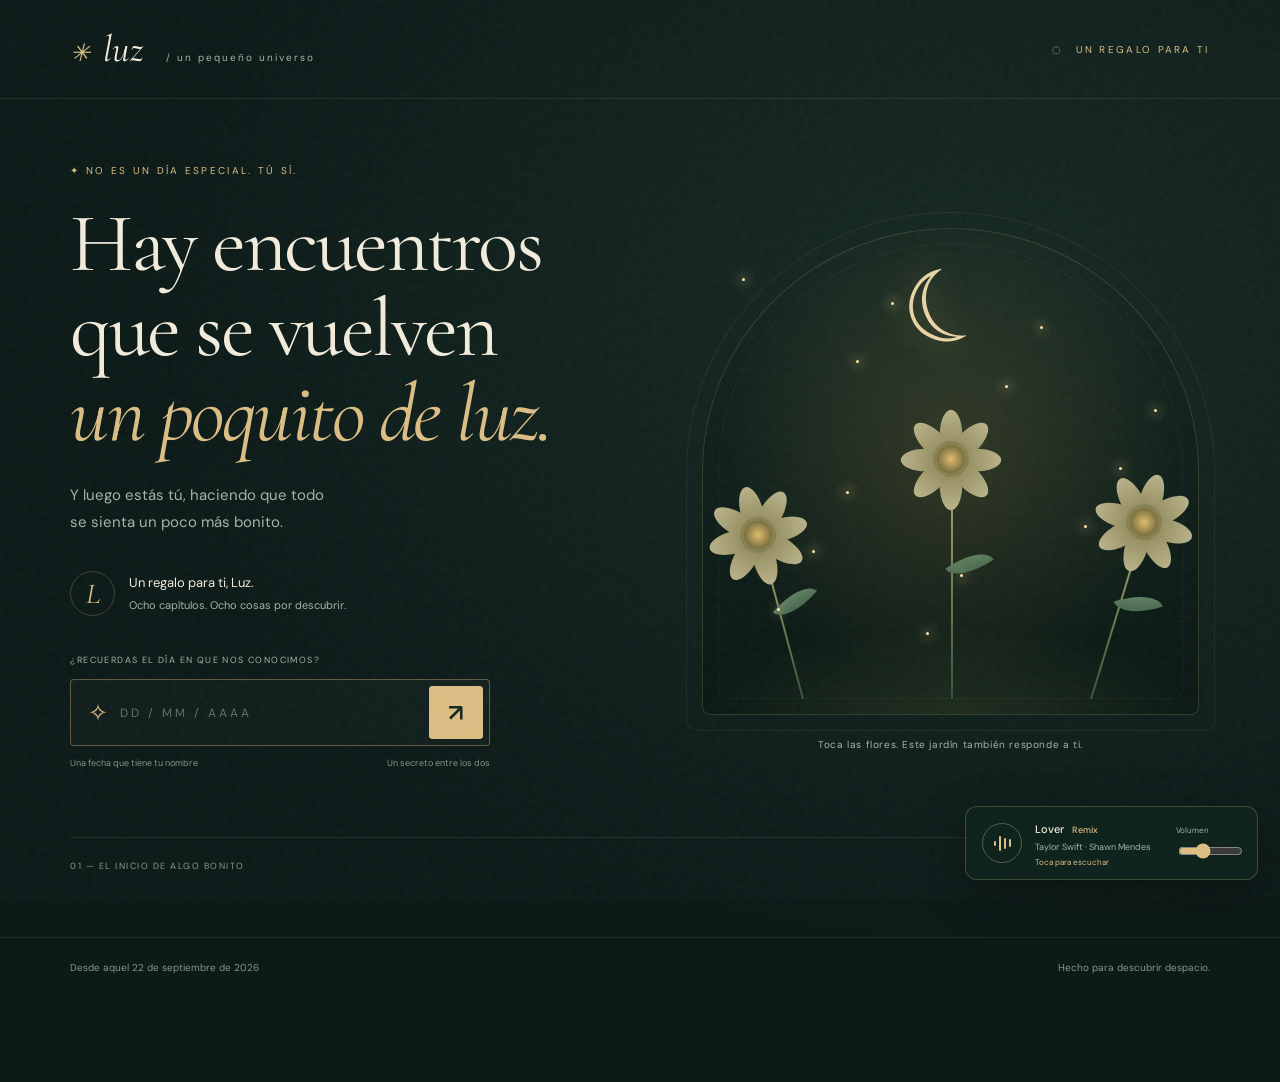
<file: index.html>
<!doctype html>
<html lang="es"><head><meta charset="utf-8"><meta name="viewport" content="width=device-width,initial-scale=1"><meta name="theme-color" content="#141e24"><title>Qué suerte coincidir, Luz</title><link rel="stylesheet" href="style.css"><link rel="stylesheet" href="motion.css"><link rel="stylesheet" href="music.css"><script src="app.js" defer></script><script src="experience.js" defer></script><script src="music.js" defer></script></head><body><div class="grain" aria-hidden="true"></div><header><a href="index.html" class="brand">luz<span> / un pequeño universo</span></a><span id="counter">UN REGALO PARA TI</span></header><main id="app"></main><footer>Desde aquel 22 de septiembre de 2026 <span>Hecho para descubrir despacio.</span></footer></body></html>
</file>
<file: style.css>
﻿@import url('https://fonts.googleapis.com/css2?family=Cormorant+Garamond:ital,wght@0,400;0,500;0,600;1,400;1,500&family=DM+Sans:wght@400;500;600;700&display=swap');
:root{color-scheme:dark;--bg:#0c1a18;--ink:#f2ecdc;--muted:#a6b3a8;--gold:#dcbe84;--line:#c3cbb51c}*{box-sizing:border-box}body{margin:0;background:var(--bg);color:var(--ink);font:14px 'DM Sans',sans-serif;min-height:100vh;background-image:radial-gradient(ellipse at 75% 30%,#28423765,transparent 60%)}a{color:inherit}button,input{font:inherit}header,footer{display:flex;justify-content:space-between;align-items:center;padding:26px 5.5vw;gap:20px}header{border-bottom:1px solid var(--line);position:relative;z-index:2}.brand{font:italic 38px 'Cormorant Garamond',Georgia,serif;color:var(--ink);text-decoration:none}.brand:before{content:'✳';font-size:24px;color:var(--gold);margin-right:13px}.brand span{font:10px 'DM Sans',sans-serif;letter-spacing:2px;margin-left:18px;color:var(--muted)}#counter,.eyebrow{font-size:10px;letter-spacing:2.3px;color:var(--gold)}#counter:before{content:'◌';margin-right:12px}main{max-width:1500px;margin:auto;padding:65px 5.5vw;min-height:76vh}h1,h2{font-family:'Cormorant Garamond',Georgia,serif;font-weight:400}h1{font-size:clamp(55px,6.5vw,100px);line-height:1.02;letter-spacing:-2.5px;margin:25px 0}h1 em{color:var(--gold);font-weight:400}p{line-height:1.9;color:var(--muted);max-width:570px}button,.button{display:inline-flex;align-items:center;justify-content:center;cursor:pointer;border:1px solid var(--gold);background:var(--gold);color:#142720;padding:16px 25px;font-size:12px;font-weight:600;text-decoration:none;border-radius:3px;transition:background .2s,transform .2s}button:hover,.button:hover{background:#f2d6a4;transform:translateY(-2px)}button:focus-visible,a:focus-visible,input:focus-visible{outline:2px solid #fff4cc;outline-offset:5px}[hidden]{display:none!important}.secondary{background:transparent;color:var(--ink);border-color:#ffffff30}.hero{display:grid;grid-template-columns:1.15fr 1fr;align-items:center;position:relative;column-gap:25px}.hero-copy{z-index:1}.tiny-star{font-size:17px;margin-right:10px}.intro{font-size:15px;line-height:1.8;margin-top:25px}.invitation{display:flex;align-items:center;gap:14px;margin-top:35px;font-size:13px}.invitation small{display:block;color:var(--muted);font-size:11px;margin-top:7px}.invitation-mark{font:italic 29px 'Cormorant Garamond',serif;border:1px solid #dcbe8440;border-radius:50%;width:45px;height:45px;display:grid;place-items:center;color:var(--gold)}.form{max-width:420px;margin-top:33px}label{font-size:9px;letter-spacing:1.4px;color:var(--muted)}.input-wrap{display:flex;align-items:center;border:1px solid #dcbe8460;background:#c1cbb107;border-radius:4px;margin-top:12px;padding:6px 6px 6px 17px;gap:12px}.input-wrap>span{font-size:24px;color:var(--gold)}input{width:100%;min-width:0;border:0;background:transparent;color:var(--ink);padding:10px 0;letter-spacing:3px;outline-offset:0}input::placeholder{font-size:12px;color:#adb5a889}.input-wrap button{padding:10px 18px;font-size:24px}.form-bottom{display:flex;justify-content:space-between;font-size:9px;color:#82968a;margin-top:11px;gap:10px}.error{color:#e9aa94;min-height:20px;font-size:12px;margin-top:8px}.hero-caption{grid-column:1/-1;display:flex;justify-content:space-between;border-top:1px solid var(--line);padding-top:22px;margin-top:40px;font-size:9px;color:#8b9b8b;letter-spacing:1.5px}.hero-caption span:last-child{letter-spacing:0;font-style:italic}.garden{position:relative;width:100%;height:580px;isolation:isolate}.garden-halo{position:absolute;inset:10% 0 0;background:radial-gradient(ellipse,#b8964824,transparent 65%)}.botanical{position:absolute;width:100%;height:100%;filter:drop-shadow(0 0 16px #e5bd6f18)}.moon{width:74px;height:74px;position:absolute;top:28px;right:23%;border-radius:50%;box-shadow:-12px 5px 0 0 #e9d3a2;transform:rotate(-28deg);filter:drop-shadow(0 0 20px #e9d3a23b)}.orbit{position:absolute;border:1px solid #b59c6324;border-radius:50%;width:87%;height:77%;top:12%;left:7%;transform:rotate(-25deg)}.orbit-two{width:72%;height:91%;top:3%;left:15%;transform:rotate(30deg);border-style:dashed;border-color:#b59c631c}.spark{position:absolute;color:#e9ce91;text-shadow:0 0 18px #edcf91;font-size:25px}.s1{top:29%;left:12%}.s2{right:9%;top:45%;font-size:35px}.s3{left:30%;top:5%;font-size:45px}.s4{bottom:18%;right:22%;font-size:13px}.art-label{position:absolute;bottom:0;text-align:center;width:100%;font-size:8px;color:#9fae98;letter-spacing:3px}.map-heading{display:grid;grid-template-columns:1.3fr 1fr;align-items:end;gap:60px}.map-heading h1{font-size:clamp(52px,6vw,84px);margin-bottom:5px}.map-intro{padding-bottom:12px}.map-intro p{font-size:14px;max-width:340px}.map-intro small{font-size:10px;color:var(--muted)}.progress{height:3px;background:#ffffff12;margin:23px 0 12px;max-width:340px}.progress span{display:block;height:100%;background:var(--gold);box-shadow:0 0 15px #dcbe8455}.grid{display:grid;grid-template-columns:repeat(4,1fr);gap:20px;margin:55px 0}.chapter{position:relative;border:1px solid #c2c5a729;border-radius:120px 120px 8px 8px;padding:29px 23px 23px;min-height:325px;text-decoration:none;overflow:hidden;background:radial-gradient(ellipse at 50% 30%,#49603f30,transparent 75%);transition:transform .3s,border-color .3s}.chapter:hover{border-color:var(--gold);transform:translateY(-7px)}.card-top{display:flex;justify-content:center;gap:15px;font-size:11px;color:var(--gold);margin-top:15px}.card-top small{font-size:8px;letter-spacing:1.5px}.card-art{height:128px;display:grid;place-items:center;font:78px 'Cormorant Garamond',serif;color:var(--gold);text-shadow:0 0 40px #dcbe8444}.chapter:nth-child(2n){background-color:#29302b40}.chapter:nth-child(3n) .card-art{color:#b5c3a3}.card-bottom h2{font-size:27px;margin:8px 0}.card-bottom p{font-size:11px;margin:0;min-height:38px}.card-status{display:block;border-top:1px solid var(--line);padding-top:16px;margin-top:16px;font-size:7px;letter-spacing:1px;color:var(--gold)}.locked{opacity:.48}.locked:hover{transform:none;border-color:#c2c5a729}.map-ending{text-align:center;padding:10px 0 30px}.map-ending>span{font-size:35px;color:var(--gold)}.map-ending p{margin:15px auto;font:italic 26px/1.5 'Cormorant Garamond',serif;color:#b7bda8}.reading{display:grid;grid-template-columns:280px 1fr;gap:80px;max-width:1100px;margin:0 auto}.chapter-side{position:relative;border-right:1px solid var(--line);padding-right:45px;min-height:650px}.back-link{font-size:11px;text-decoration:none;color:var(--muted)}.chapter-number{font:200px 'Cormorant Garamond',serif;color:#dcbe8420;line-height:1.3;margin-top:35px}.side-icon{font:110px 'Cormorant Garamond',serif;color:var(--gold);text-align:center;text-shadow:0 0 70px #e9ce9130}.side-caption{font-size:9px;letter-spacing:2px;line-height:2.2;color:var(--muted);position:absolute;bottom:25px}.chapter-content{padding-top:8px}.reading h1{font-size:clamp(48px,5vw,76px);line-height:1.08;margin:27px 0 35px;max-width:650px}.reading p{font-size:15px;max-width:610px}.nav{display:flex;gap:14px;flex-wrap:wrap;margin-top:45px;padding-top:26px;border-top:1px solid var(--line)}.date{font:clamp(40px,6vw,80px) 'Cormorant Garamond',serif;color:var(--gold);padding:30px 0;border-block:1px solid var(--line);margin:35px 0;white-space:nowrap}.note{padding:25px 30px;border-left:1px solid var(--gold);background:linear-gradient(90deg,#dcbe8409,transparent);margin:30px 0}.note p{font:italic 28px/1.5 'Cormorant Garamond',serif;color:#e1d5b9;margin:0}.stars{display:flex;justify-content:space-around;padding:35px 0;gap:15px}.star{width:110px;height:140px;border-radius:70px 70px 5px 5px;background:radial-gradient(ellipse,#dcbe8410,transparent);border:1px solid #dcbe8440;color:var(--gold);font-size:55px;padding:15px}.star:hover{background:#dcbe8420}.star[aria-pressed=true]{text-shadow:0 0 30px #ffd797;background:#dcbe8418;border-color:var(--gold)}#star-note{min-height:95px;line-height:1.8;color:var(--gold)}.letter{background:#eee4cd;color:#26332f;padding:40px;position:relative;margin-top:35px;box-shadow:10px 14px 0 #0002}.letter:before{content:'✦';position:absolute;right:35px;top:30px;color:#99814e;font-size:30px}.letter p{color:#44524b;font-size:15px}.letter h2{font:italic 40px 'Cormorant Garamond',serif;margin:0 0 25px}.envelope{width:100%;min-height:270px;background:linear-gradient(155deg,#ddcfac,#a99670);color:#354034;display:flex;flex-direction:column;gap:20px;border:1px solid #c7b17e;box-shadow:0 20px 50px #0003;border-radius:4px;font:italic 26px 'Cormorant Garamond',serif}.envelope>span{font-size:65px}.envelope small{font:9px 'DM Sans',sans-serif;letter-spacing:2px;text-transform:uppercase}.envelope:hover{background:#e1d2af}body[data-chapter="2"] .side-icon{transform:rotate(-12deg);font-size:140px}body[data-chapter="4"] .side-icon{border:1px solid #dcbe8440;border-radius:50%;width:190px;height:190px;display:grid;place-items:center}body[data-chapter="6"] .side-icon{font-size:150px}footer{font-size:10px;color:#879789;border-top:1px solid var(--line);padding-block:23px}.grain{pointer-events:none;position:fixed;inset:0;z-index:10;opacity:.035;background-image:url("data:image/svg+xml,%3Csvg viewBox='0 0 180 180' xmlns='http://www.w3.org/2000/svg'%3E%3Cfilter id='n'%3E%3CfeTurbulence type='fractalNoise' baseFrequency='.8' numOctaves='3' stitchTiles='stitch'/%3E%3C/filter%3E%3Cpath fill='%23fff' filter='url(%23n)' d='M0 0h180v180H0z'/%3E%3C/svg%3E")}@media(min-width:1500px){main{padding-top:85px}.hero{column-gap:80px}}@media(max-width:1050px){.grid{grid-template-columns:repeat(2,1fr)}.reading{grid-template-columns:180px 1fr;gap:40px}.chapter-side{padding-right:25px}.chapter-number{font-size:150px}.side-icon{font-size:80px}body[data-chapter="4"] .side-icon{width:140px;height:140px}.hero h1{font-size:68px}.garden{height:500px}}@media(max-width:700px){header,footer{padding:20px 6vw}.brand span{display:none}.brand{font-size:33px}#counter{font-size:8px;letter-spacing:1px}main{padding:35px 6vw}.hero{grid-template-columns:1fr;gap:0}.hero-copy{grid-row:2}.garden{height:270px;width:270px;margin:0 auto 20px}.moon{width:40px;height:40px;top:12px}.hero h1{font-size:clamp(48px,11vw,70px);letter-spacing:-1.8px}.eyebrow{font-size:8px;letter-spacing:1.5px}.hero-caption{margin-top:25px;gap:20px;font-size:8px;line-height:1.8}.hero-caption span:last-child{max-width:90px}.form{max-width:none}.invitation{margin-top:25px}.map-heading{grid-template-columns:1fr;gap:10px}.map-heading h1{font-size:57px}.map-intro p{max-width:none}.progress{max-width:none}.grid{gap:12px;margin-top:30px}.chapter{padding:20px 15px;min-height:295px;border-radius:90px 90px 5px 5px}.card-top{gap:8px}.card-top small{font-size:7px}.card-art{height:100px}.card-bottom h2{font-size:24px;line-height:1.1;min-height:53px}.card-bottom p{font-size:10px;min-height:40px}.card-status{font-size:6px;letter-spacing:.6px}.reading{grid-template-columns:1fr;gap:30px}.chapter-side{min-height:0;border:0;border-bottom:1px solid var(--line);padding:0 0 22px;display:flex;align-items:center;justify-content:space-between}.chapter-number{font-size:48px;margin:0;line-height:1}.side-icon,.side-caption{display:none!important}.reading h1{font-size:54px;margin-top:20px}.reading p{font-size:14px}.note{padding:22px}.note p{font-size:26px}.date{font-size:45px}.letter{padding:28px}.star{width:85px;height:115px;font-size:40px}.stars{gap:10px}.nav .button,.nav button{flex:1;padding:15px 12px;font-size:10px;white-space:nowrap}footer{align-items:start;flex-direction:column;gap:10px}.art-label{font-size:6px}.intro{font-size:14px}}@media(prefers-reduced-motion:no-preference){main{animation:arrive .7s ease both}.botanical{animation:sway 9s ease-in-out infinite;transform-origin:50% 100%}.spark{animation:glimmer 4s ease-in-out infinite}.s2{animation-delay:1s}.s4{animation-delay:2s}.chapter{animation:arrive .7s ease both}.chapter:nth-child(2n){animation-delay:.1s}.letter{animation:arrive .8s ease both}@keyframes arrive{from{opacity:0;transform:translateY(15px)}to{opacity:1;transform:none}}@keyframes sway{50%{transform:rotate(2deg)}}@keyframes glimmer{50%{opacity:.3;transform:scale(.75)}}}
</file>
<file: motion.css>
/* Escenas, gestos y descubrimientos. */
body{--pointer-x:0px;--pointer-y:0px;transition:background-color 1s}main{transition:opacity .5s,filter .5s,transform .5s}.departing main{opacity:0;filter:blur(10px);transform:translateY(-18px)}.opening-gift .hero-copy{opacity:.2;transition:opacity 1s}.opening-gift .garden-portal{transform:scale(1.18);filter:brightness(1.6)}.opening-gift .garden-hint{color:var(--gold)}button:disabled{cursor:default;opacity:.4;transform:none}button:disabled:hover{background:var(--gold)}.light-particle{position:fixed;pointer-events:none;z-index:30;font-size:24px;color:#ffe6a6;text-shadow:0 0 15px #ffdc8a;animation:scatter 1.2s ease-out forwards}.living-garden{position:relative;min-height:560px;perspective:900px}.garden-portal{position:absolute;inset:5% 2% 8%;border-radius:50% 50% 8px 8px;background:radial-gradient(ellipse at 50% 45%,#b7984630,transparent 65%),linear-gradient(#132c2500,#07130d80);border:1px solid #d6bc7130;transform:translate(var(--pointer-x),var(--pointer-y));transition:transform .7s ease-out,filter 1s}.portal-ring{position:absolute;inset:-17px;border:1px solid #c3aa601a;border-radius:50% 50% 10px 10px}.ring-two{inset:15px;border-style:dashed}.garden-moon{position:absolute;left:40%;top:4%;font:100px Georgia,serif;color:#e9d5a6;text-shadow:0 0 35px #d9b86260;transform:rotate(-20deg)}.garden-ground{position:absolute;bottom:0;width:100%;height:90px;background:radial-gradient(ellipse at bottom,#74804a30,transparent 70%)}.bloom{position:absolute;width:120px;height:240px;bottom:15px;left:38%;padding:0;border:0;background:none!important;overflow:visible;transform-origin:50% 100%;animation:flower-sway 7s ease-in-out infinite}.bloom-1{left:8%;height:170px;transform:rotate(-15deg);animation-delay:-2s}.bloom-2{left:66%;height:185px;transform:rotate(17deg);animation-delay:-4s}.bloom:hover{transform:none}.flower-head{position:absolute;left:50%;top:0;display:block;width:1px;height:1px;z-index:2;transition:filter .7s}.flower-head i{position:absolute;display:block;left:-15px;top:-66px;width:30px;height:67px;background:linear-gradient(#b9b38b,#867f4f);border-radius:70% 70% 40% 40%;transform-origin:50% 100%;transform:rotate(calc(var(--petal)*45deg)) scale(.75);transition:transform .8s cubic-bezier(.2,.8,.3,1),background .7s}.flower-head b{position:absolute;left:-14px;top:-14px;width:28px;height:28px;border-radius:50%;background:radial-gradient(circle,#e0bc70,#4e4d27);box-shadow:0 0 0 4px #5e5e2840}.flower-stem{position:absolute;left:50%;top:0;height:100%;width:2px;background:linear-gradient(#b4ad6d,#32553d)}.flower-leaf{position:absolute;left:50%;top:45%;width:45px;height:20px;border-radius:0 100% 0 100%;background:linear-gradient(20deg,#345843,#73906c);transform:rotate(-35deg);transform-origin:left}.bloom[aria-pressed=true] .flower-head{filter:drop-shadow(0 0 18px #efc66a80)}.bloom[aria-pressed=true] .flower-head i{background:linear-gradient(#ffe7ac,#b98d44);transform:rotate(calc(var(--petal)*45deg)) scale(1)}.bloom:focus-visible{outline-offset:12px}.garden-hint{position:absolute;top:94%;width:100%;text-align:center;font-size:10px;letter-spacing:.6px;color:var(--muted);line-height:1.6}.fireflies{position:absolute;inset:0;pointer-events:none}.fireflies i{position:absolute;width:3px;height:3px;background:#ffe6a6;border-radius:50%;box-shadow:0 0 12px 3px #ffe6a650;animation:firefly calc(4s + var(--i)*.2s) ease-in-out infinite;animation-delay:calc(var(--i)*-.7s)}.chapter:not(.locked){transform:perspective(800px) rotateX(var(--tilt-x,0deg)) rotateY(var(--tilt-y,0deg));transition:transform .25s,border-color .3s,box-shadow .3s}.chapter:not(.locked):hover{box-shadow:0 14px 45px #0004}.current-door{border-color:#dcbe8470}.current-door .card-art{animation:beacon 3s ease-in-out infinite}.discovery{margin-top:35px;padding:25px;border:1px solid #dcbe842b;border-radius:6px;background:radial-gradient(ellipse at top right,#dcbe8409,transparent 80%)}.discovery-label{font-size:8px;letter-spacing:2px;color:var(--gold)}.discovery>p{font-size:12px;margin-top:14px}.discovery-result{min-height:65px;padding-top:20px;color:var(--gold)!important;line-height:1.8;font-size:14px!important}.range-label{display:flex;justify-content:space-between;letter-spacing:0;font-size:12px}.timeline{accent-color:var(--gold);padding:15px 0;width:100%;letter-spacing:0;cursor:ew-resize}.date{transition:opacity .5s}.word-buttons{display:flex;flex-wrap:wrap;gap:10px;margin-top:22px}.word-buttons button{background:transparent;color:var(--gold);border-color:#dcbe8440;border-radius:50px;padding:12px 17px;font-size:11px}.word-buttons button[aria-pressed=true]{background:var(--gold);color:var(--bg)}.activity-status{font-size:10px!important;min-height:20px;color:var(--gold)!important;margin-top:25px}.flip-note{position:relative;width:100%;height:190px;background:transparent!important;border:0;padding:0;perspective:900px;transform:none!important}.flip-note>span{position:absolute;inset:0;display:flex;align-items:center;justify-content:center;flex-direction:column;gap:20px;padding:25px;border:1px solid #cfbc8940;border-radius:4px;background:#21362b;color:var(--ink);font:italic 28px 'Cormorant Garamond',Georgia,serif;backface-visibility:hidden;transition:transform .8s}.flip-note small{font:10px 'DM Sans',sans-serif;color:var(--gold)}.flip-back{transform:rotateY(-180deg)}.flipped .flip-front{transform:rotateY(180deg)}.flipped .flip-back{transform:rotateY(0)}.lantern{display:block;width:95px;height:115px;position:relative;margin:35px auto 10px;background:transparent!important;border:2px solid #a5956d;border-radius:20px 20px 12px 12px}.lantern-handle{position:absolute;left:20px;right:20px;top:-22px;height:25px;border:2px solid #a5956d;border-bottom:0;border-radius:30px 30px 0 0}.lantern-light{font-size:45px;color:#8c865d;transition:color .7s,text-shadow .7s}.lantern[aria-pressed=true]{background:#e7bd6a22!important;box-shadow:0 0 90px #e7bd6a40}.lantern[aria-pressed=true] .lantern-light{color:#ffe5a1;text-shadow:0 0 35px #ffe5a1}.lantern-on{background-color:#172a20}.unsealing{animation:unseal .7s ease both;pointer-events:none}.just-unlocked{animation:beacon 1.5s ease 2}.letter p{animation:letter-line .8s ease both}.letter p:nth-of-type(2){animation-delay:.2s}.letter p:nth-of-type(3){animation-delay:.4s}.letter p:nth-of-type(4){animation-delay:.6s}@keyframes scatter{to{transform:translate(var(--dx),var(--dy)) rotate(var(--spin));opacity:0}}@keyframes flower-sway{0%,100%{rotate:-3deg}50%{rotate:3deg}}@keyframes firefly{0%,100%{opacity:.15;translate:0 0}50%{opacity:1;translate:12px -22px}}@keyframes beacon{50%{filter:drop-shadow(0 0 13px #dfbd6e80);text-shadow:0 0 22px #dfbd6e50}}@keyframes unseal{50%{transform:translateY(-12px) rotate(-3deg)}100%{transform:translateY(30px) scale(.8);opacity:0}}@keyframes letter-line{from{opacity:0;translate:0 10px}to{opacity:1;translate:0 0}}@media(max-width:700px){.living-garden{min-height:330px;width:280px;margin:0 auto 28px;grid-row:1}.garden-portal{inset:0 0 5%}.garden-moon{font-size:60px}.bloom{height:160px;width:80px;left:36%;bottom:12px}.bloom-1{height:105px;left:7%}.bloom-2{height:120px;left:67%}.flower-head i{left:-11px;top:-43px;width:22px;height:44px}.flower-head b{width:19px;height:19px;left:-9px;top:-9px}.flower-leaf{width:30px;height:15px}.garden-hint{font-size:9px}.discovery{padding:20px}.word-buttons{gap:7px}.word-buttons button{padding:11px 13px}.flip-note>span{font-size:24px}.hero-copy{grid-row:2}}@media(prefers-reduced-motion:reduce){*,*:before,*:after{animation:none!important;transition:none!important;scroll-behavior:auto!important}.garden-portal{transform:none}.flip-note>span{transition:none}.departing main{filter:none;transform:none}}
</file>
<file: music.css>
.music-player{position:fixed;right:22px;bottom:20px;z-index:20;display:flex;align-items:center;gap:13px;padding:12px 16px;background:#10251fef;border:1px solid #dcbe8440;box-shadow:0 12px 45px #0005;border-radius:12px;backdrop-filter:blur(18px);max-width:calc(100vw - 30px)}.music-toggle{width:40px;height:40px;border-radius:50%;padding:0;background:transparent;color:var(--gold);border-color:#dcbe8460;flex-shrink:0}.music-info strong{font-size:11px;font-weight:500}.music-info strong span{color:var(--gold);font-size:9px;margin-left:5px}.music-info small{display:block;font-size:9px;color:var(--muted);margin:4px 0}.music-status{display:block;font-size:8px;color:var(--gold)}.music-volume{font-size:8px;letter-spacing:0;margin-left:12px;width:65px}.music-volume input{padding:0;margin-top:8px;width:65px;accent-color:var(--gold);cursor:pointer}.music-bars{height:18px;display:flex;align-items:center;gap:3px}.music-bars i{display:block;width:2px;height:5px;border-radius:3px;background:var(--gold)}.music-bars i:nth-child(2){height:15px}.music-bars i:nth-child(3){height:11px}.music-bars i:nth-child(4){height:8px}.is-playing .music-bars i{animation:music-wave .9s ease-in-out infinite alternate}.is-playing .music-bars i:nth-child(2){animation-delay:-.4s}.is-playing .music-bars i:nth-child(3){animation-delay:-.7s}.is-playing .music-bars i:nth-child(4){animation-delay:-.2s}body{padding-bottom:85px}@keyframes music-wave{to{height:3px}}@media(max-width:700px){.music-player{bottom:12px;right:12px;padding:10px 12px;gap:10px}.music-info small{font-size:8px}.music-volume{margin-left:6px}}@media(prefers-reduced-motion:reduce){.music-bars i{animation:none!important}}
</file>
